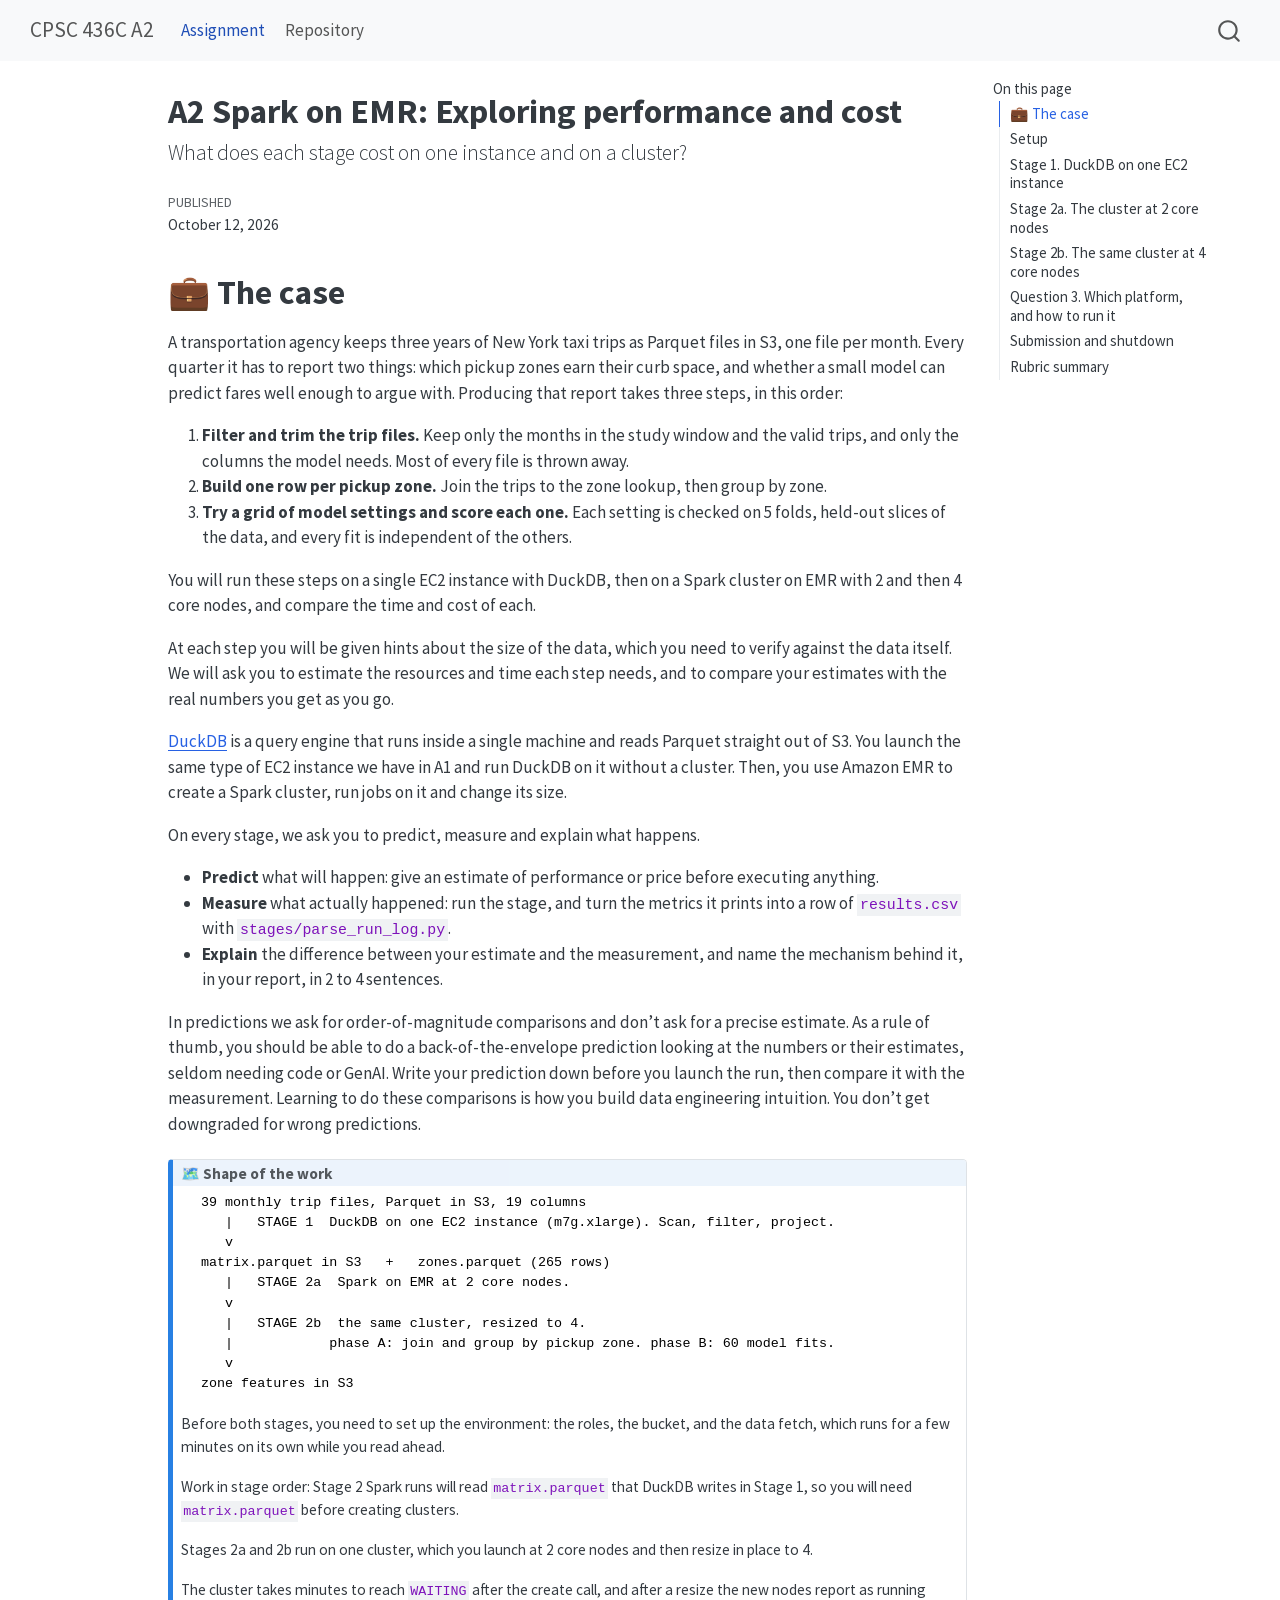
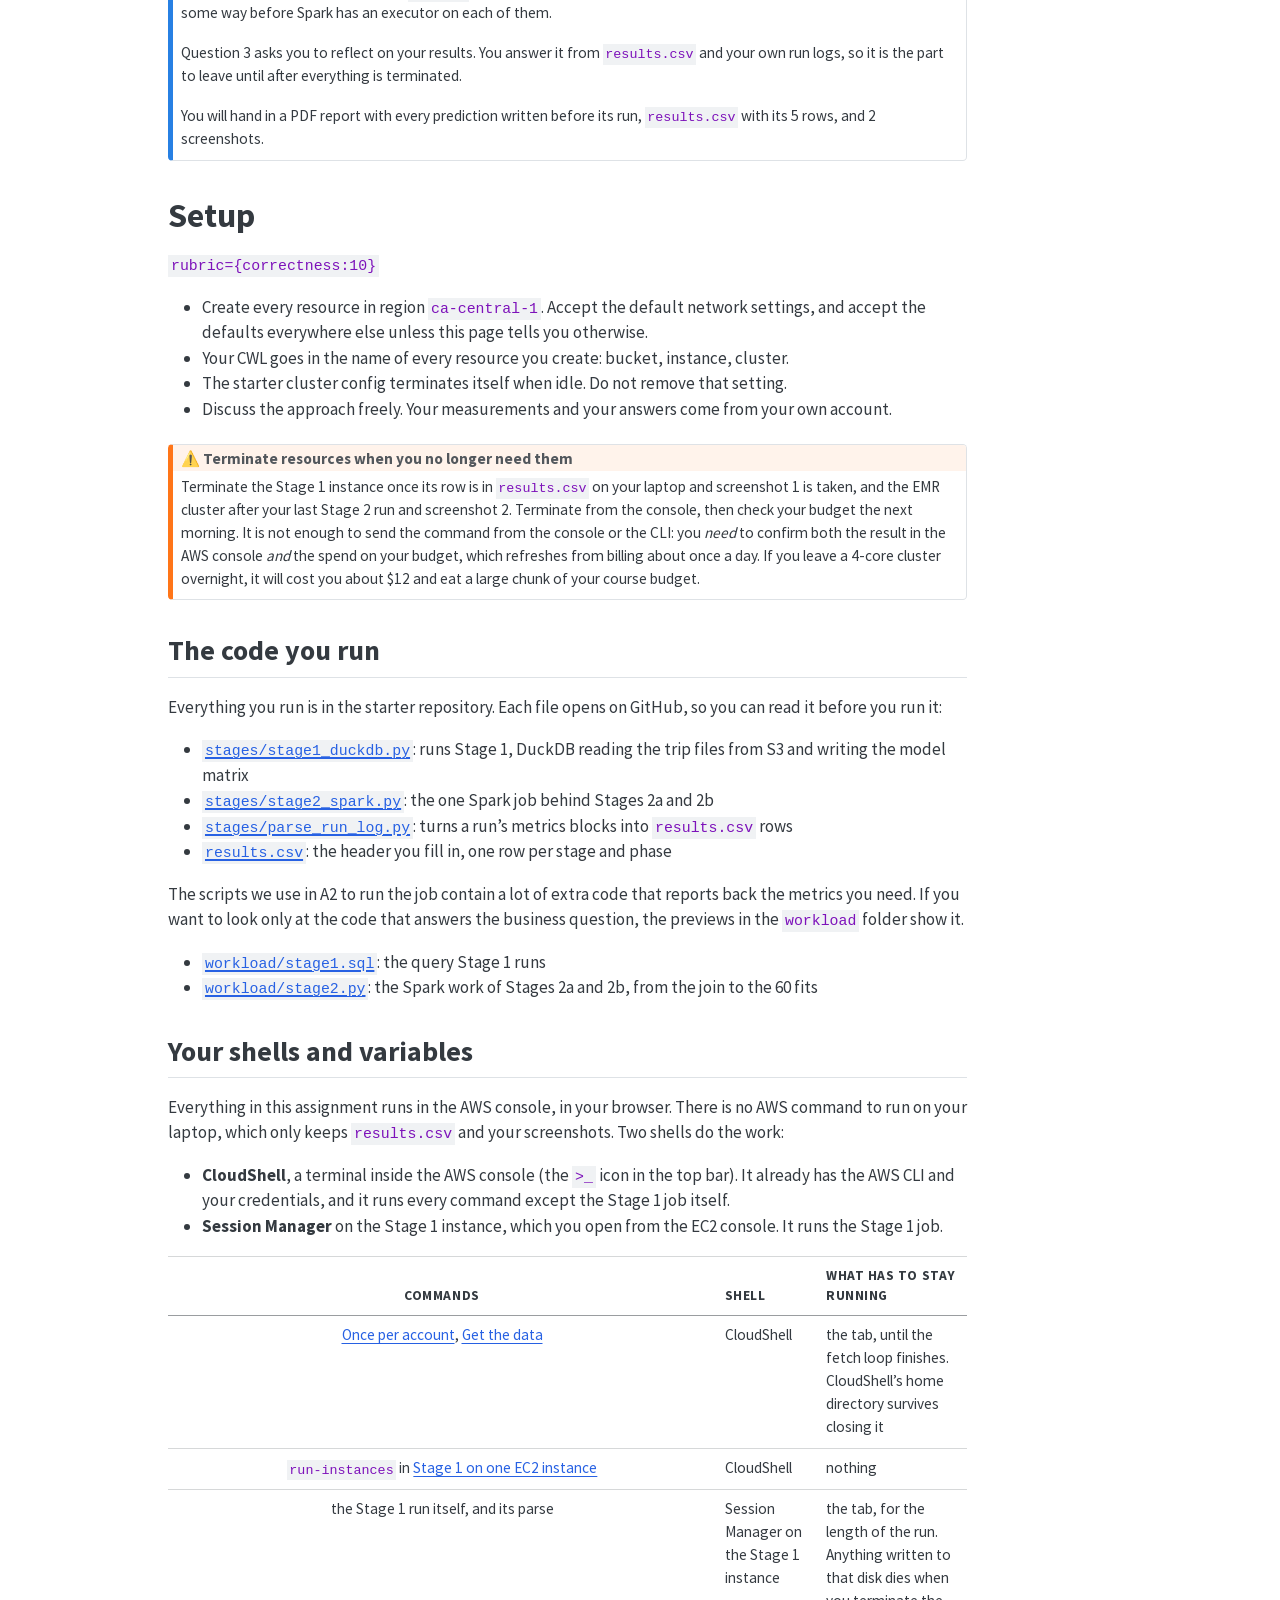
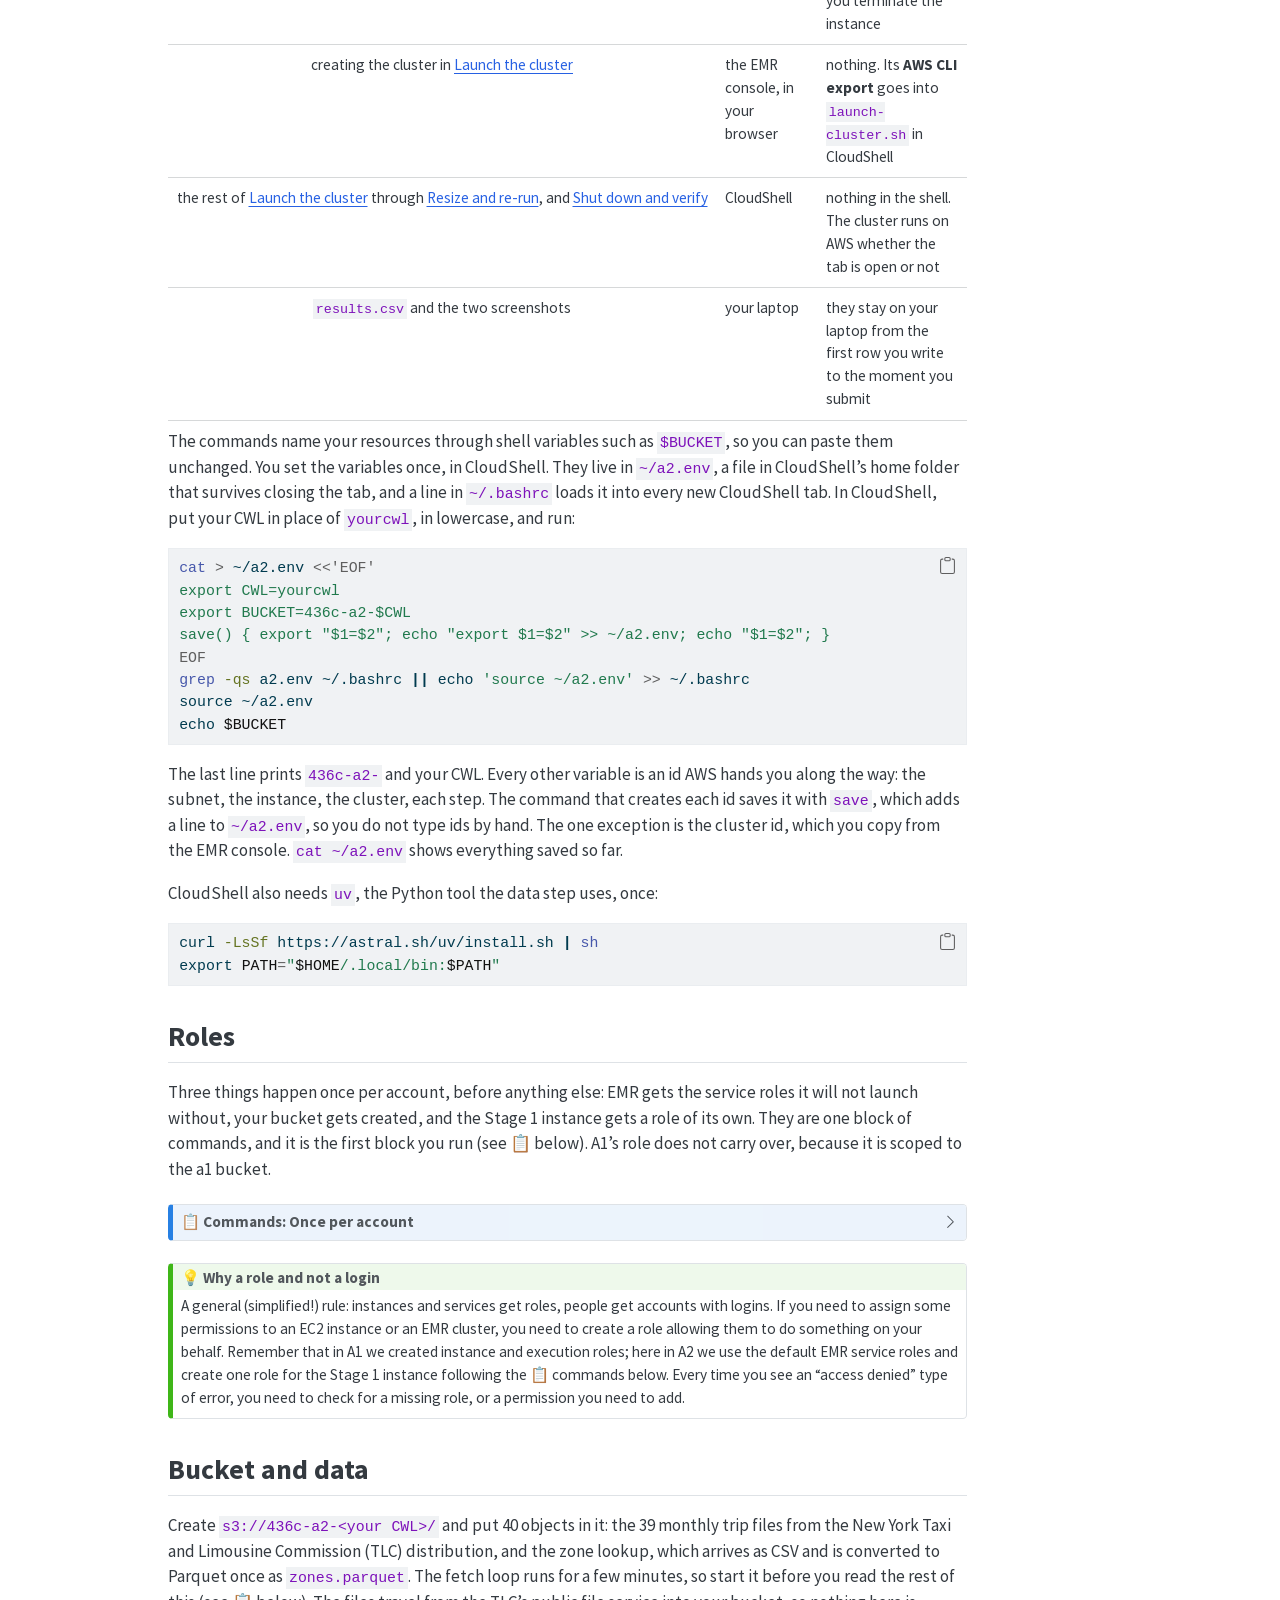
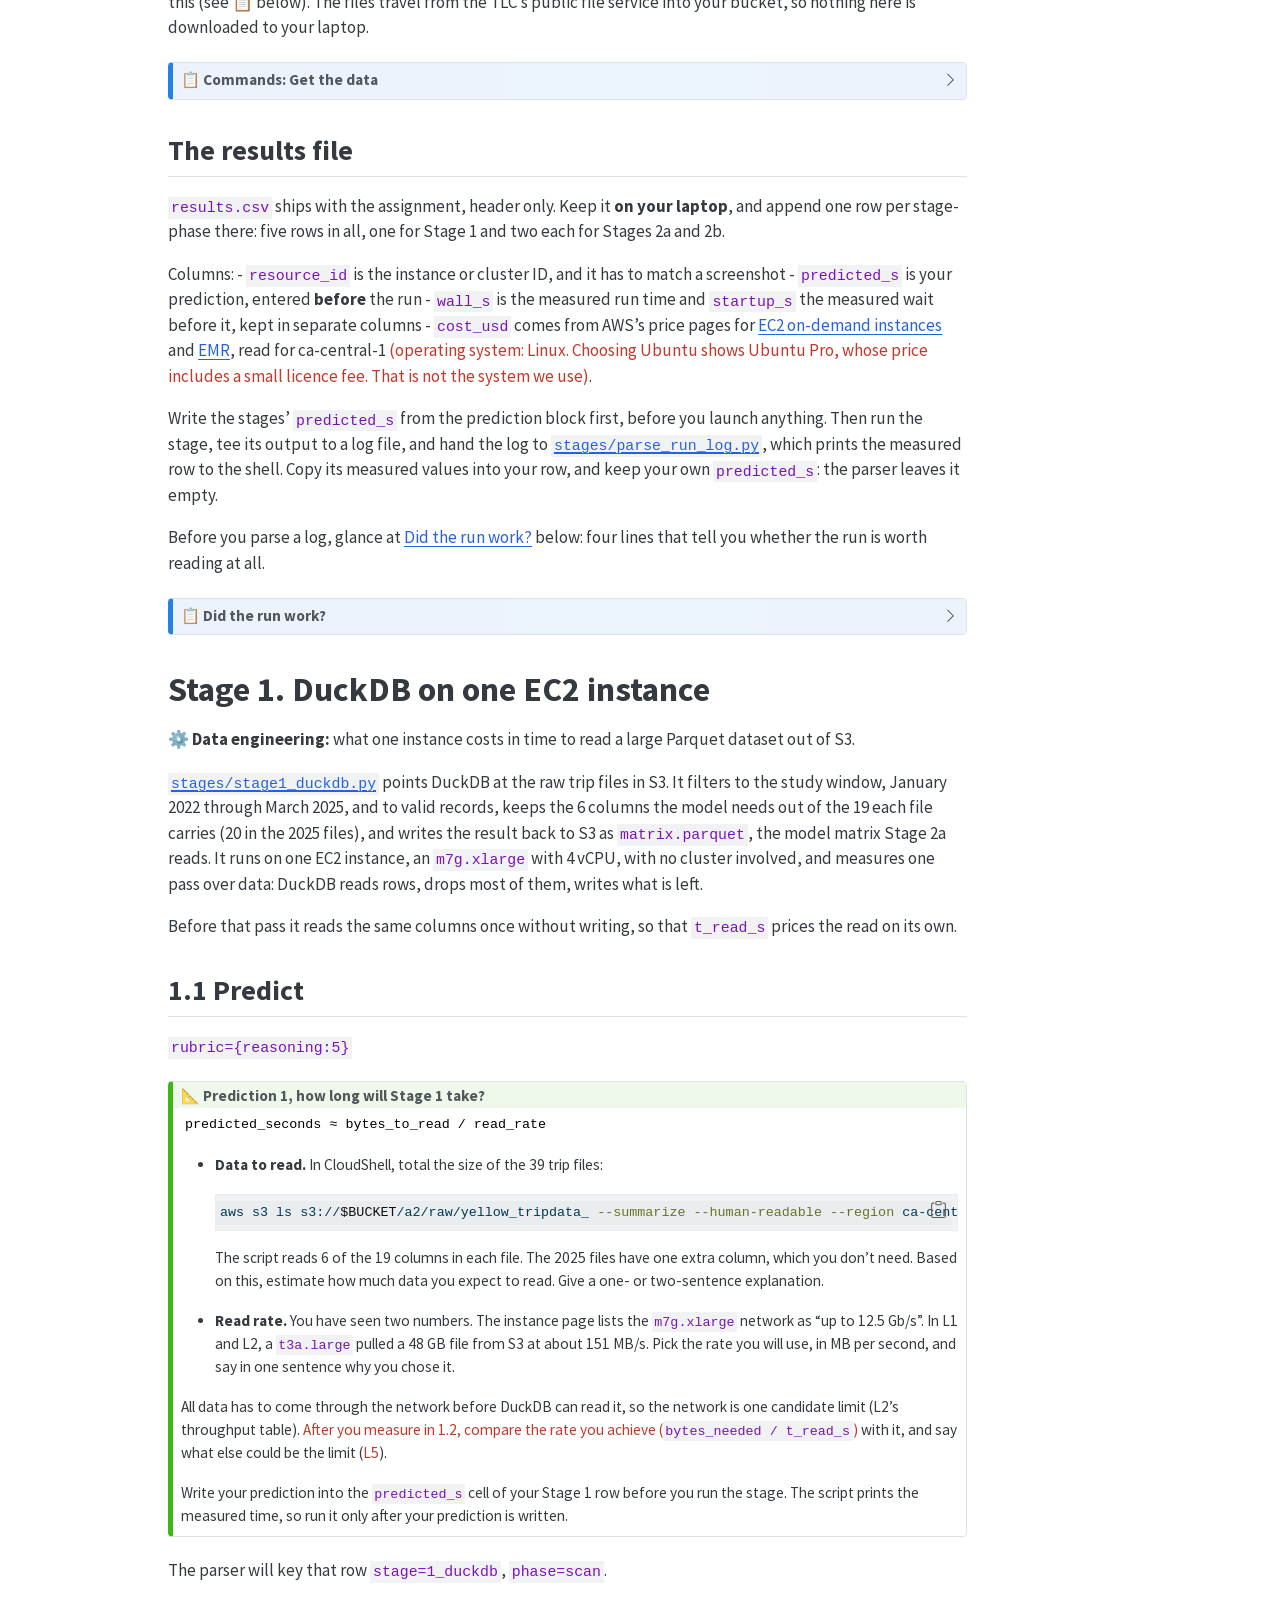
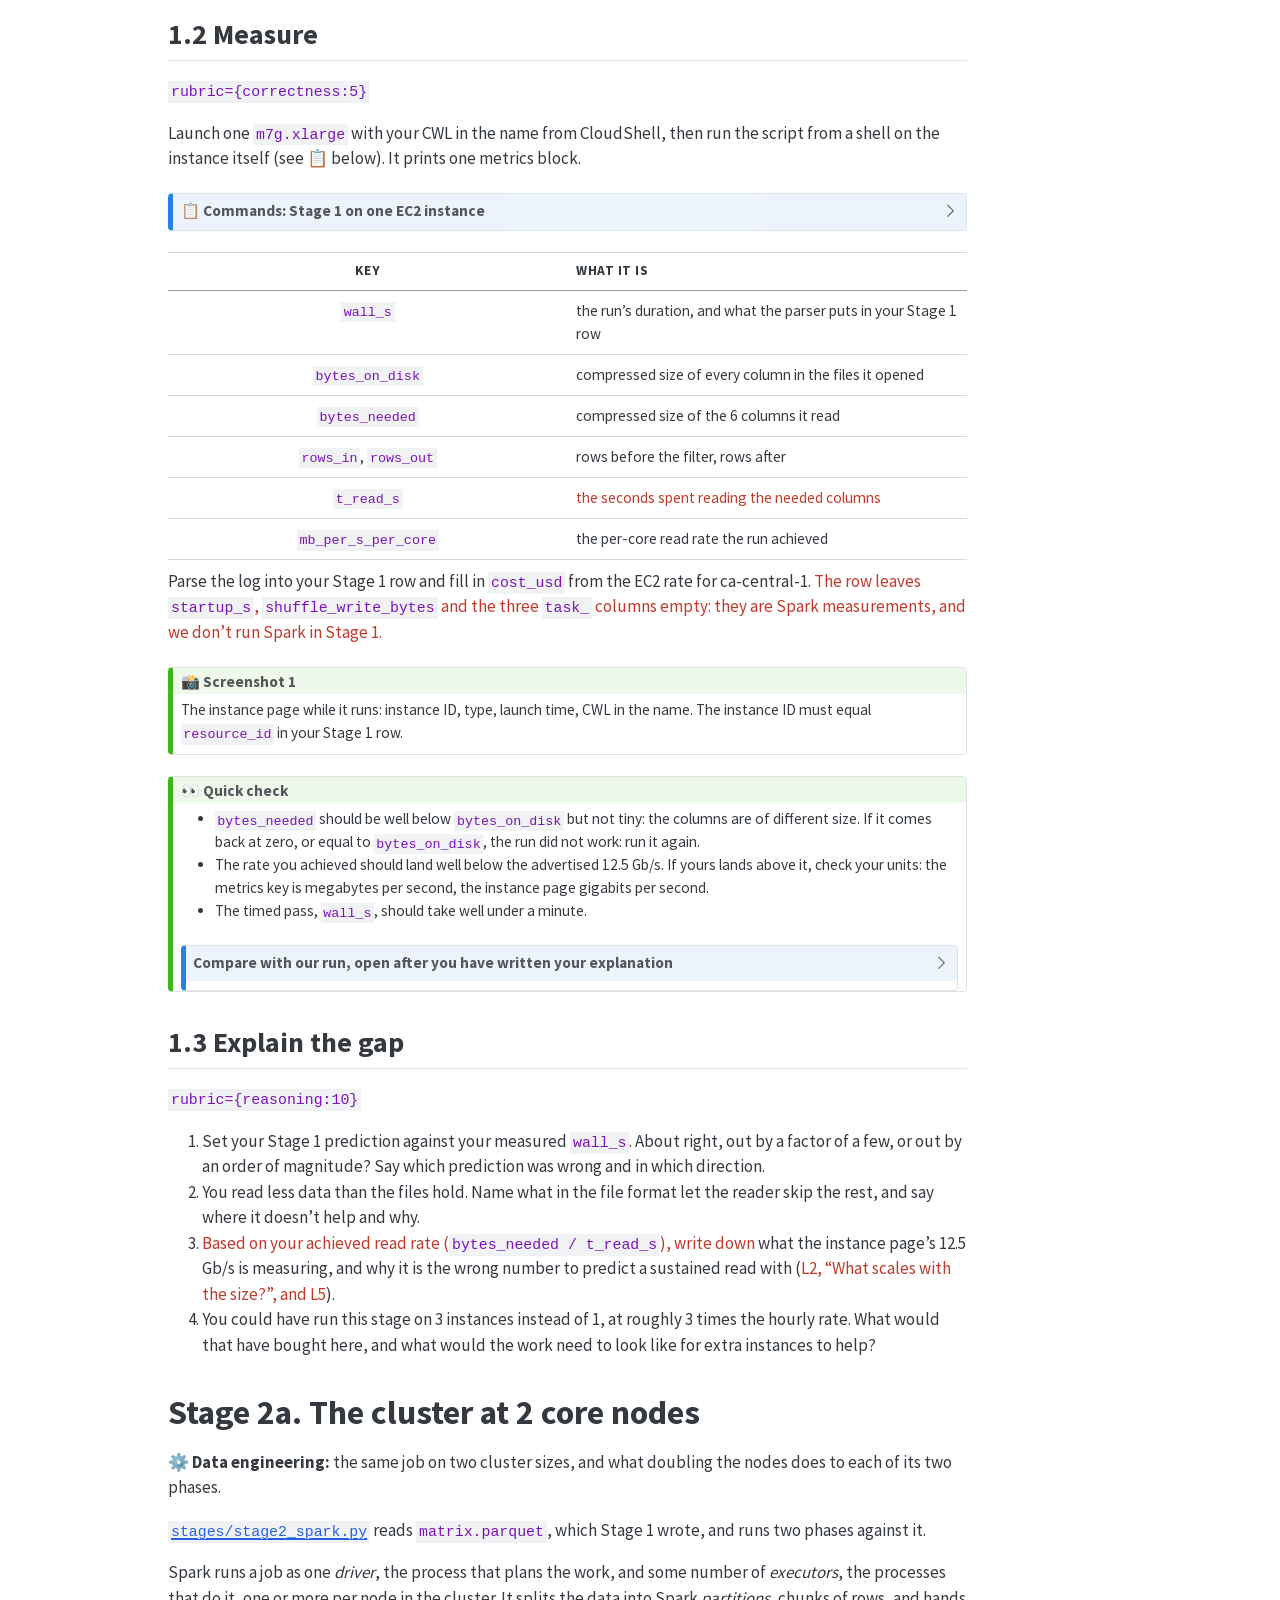
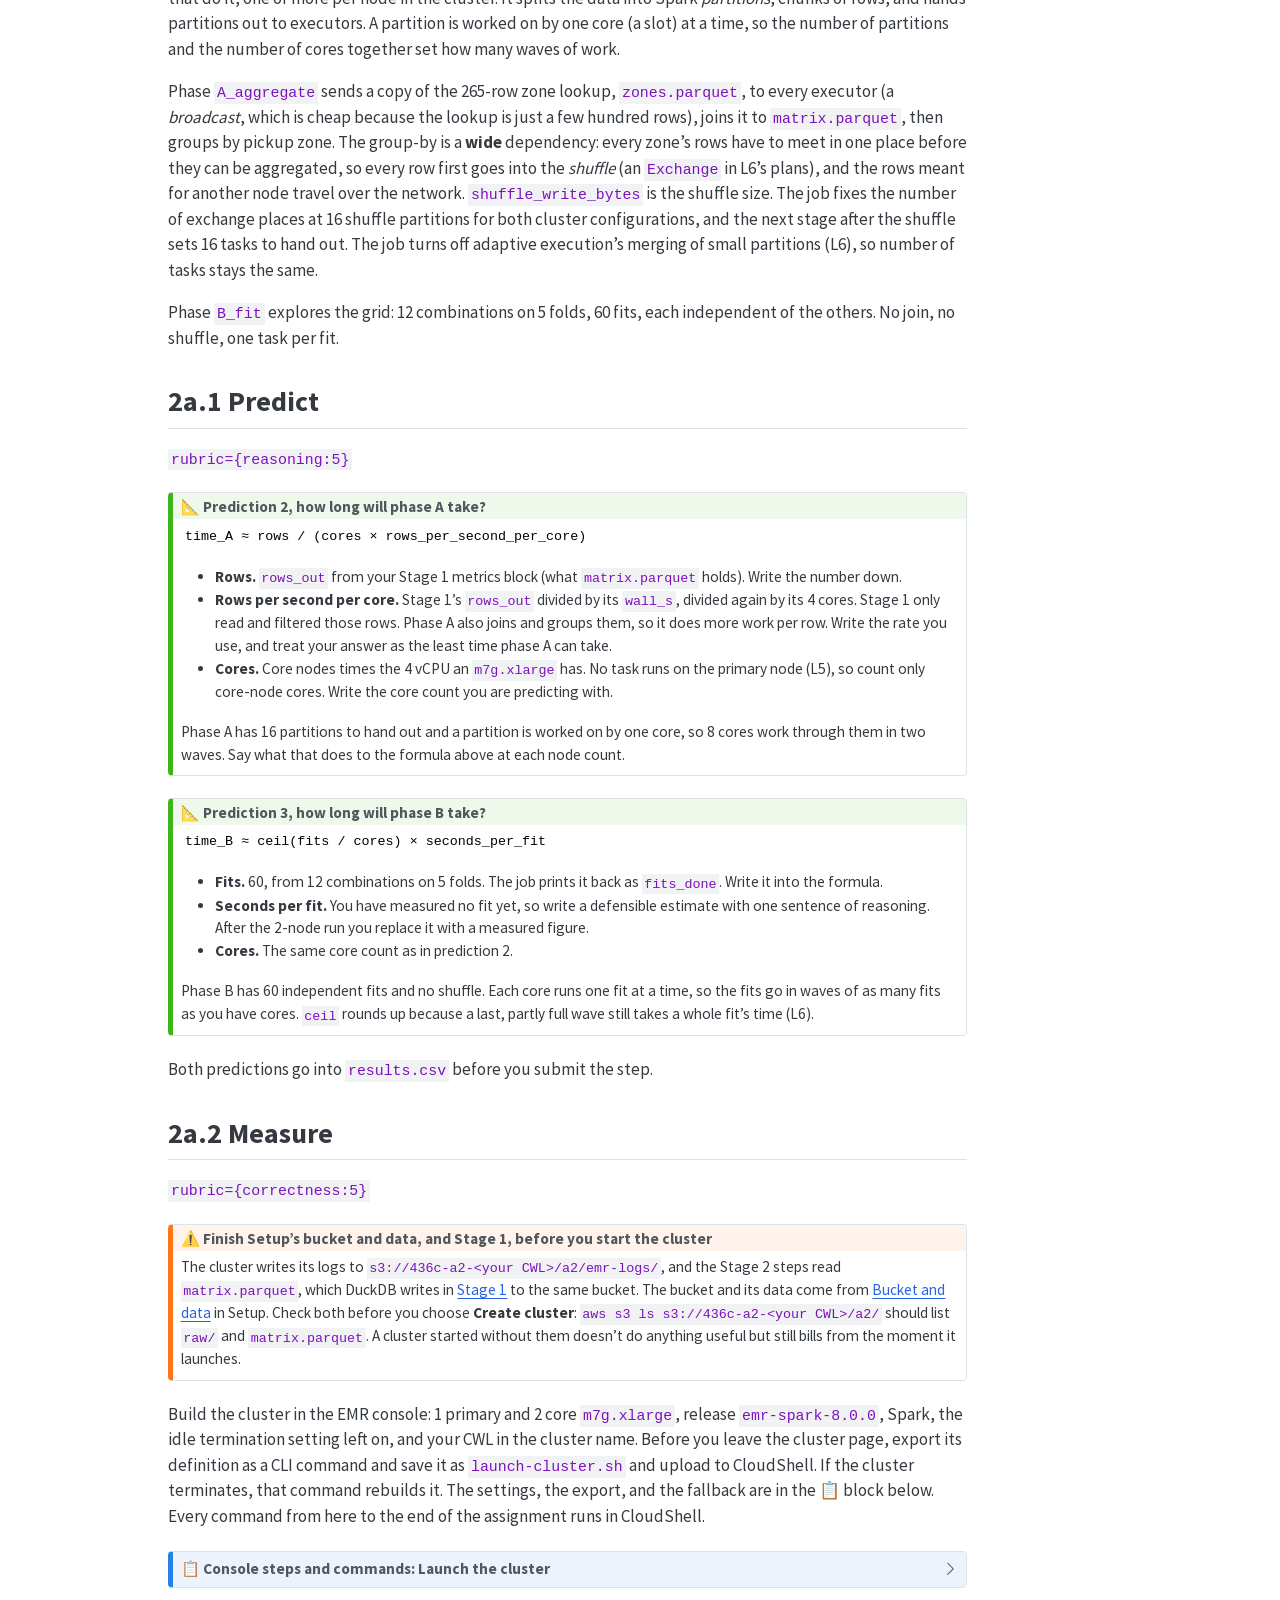
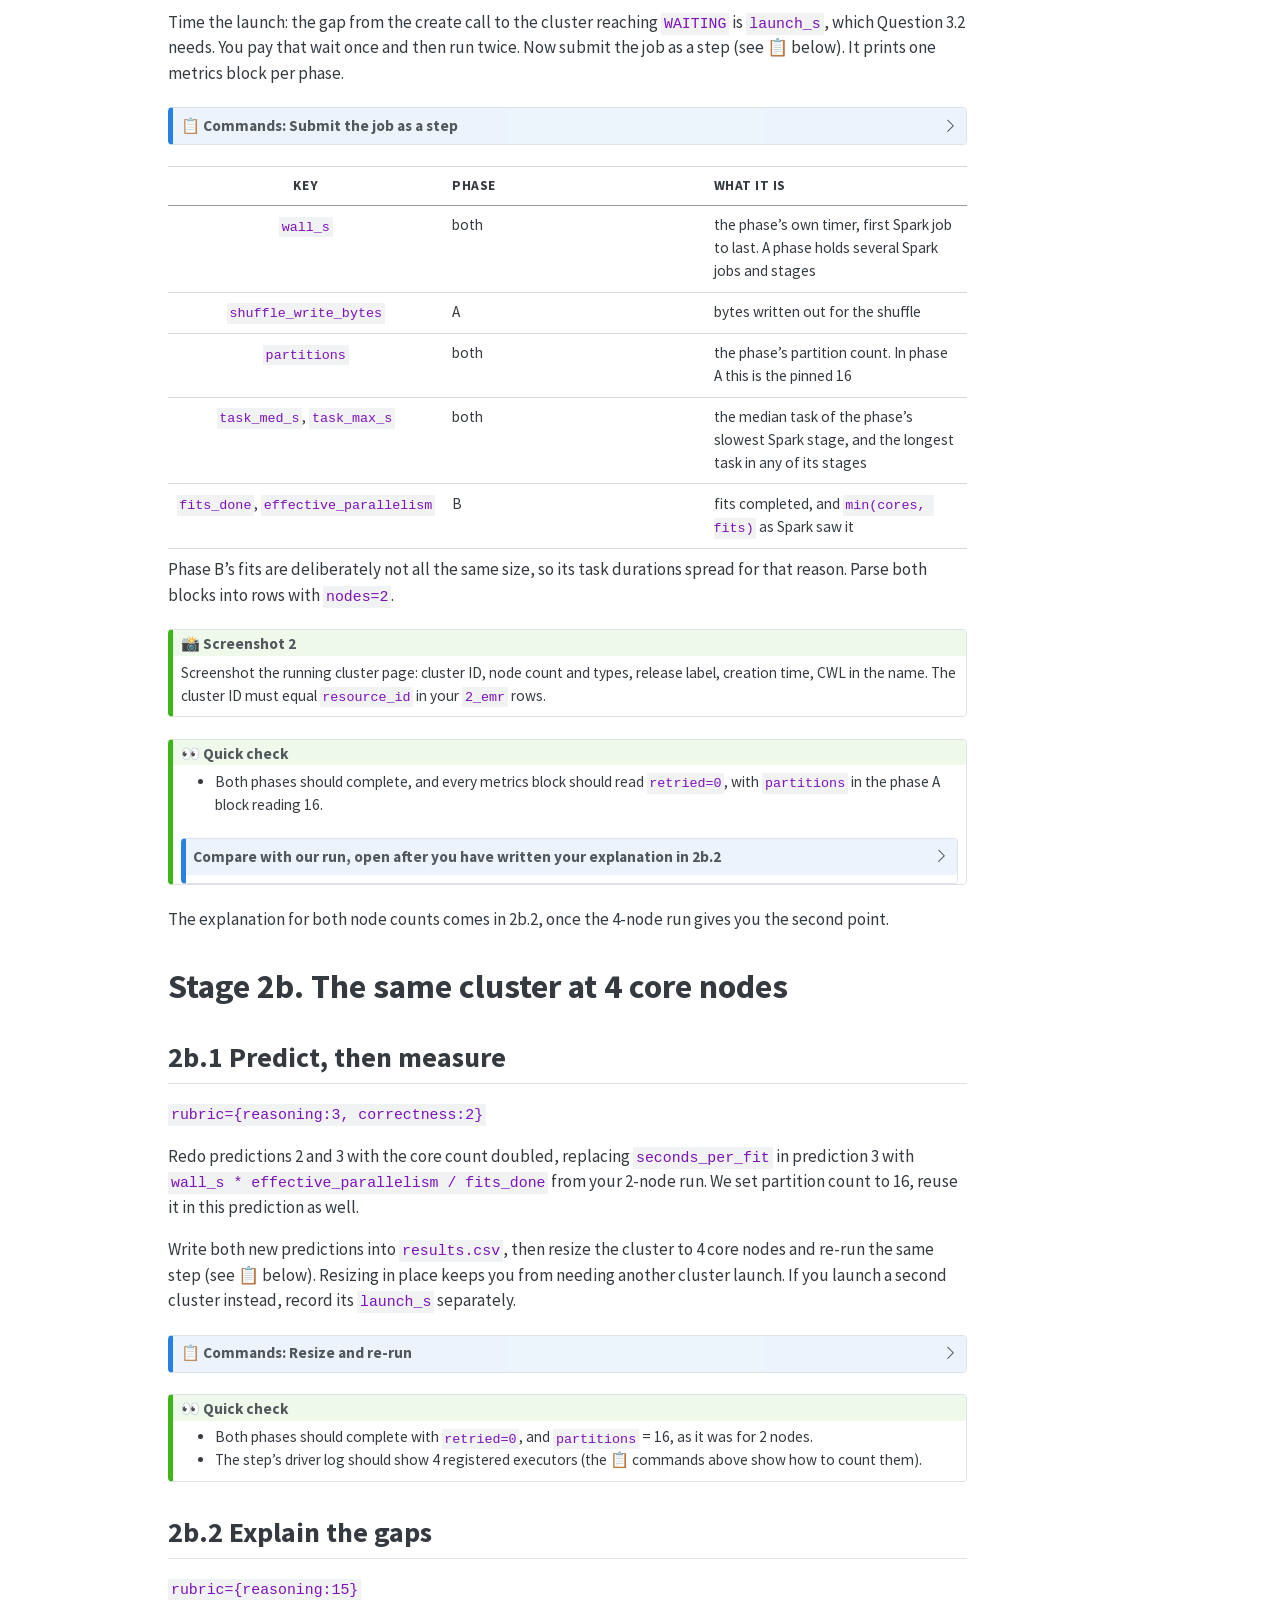
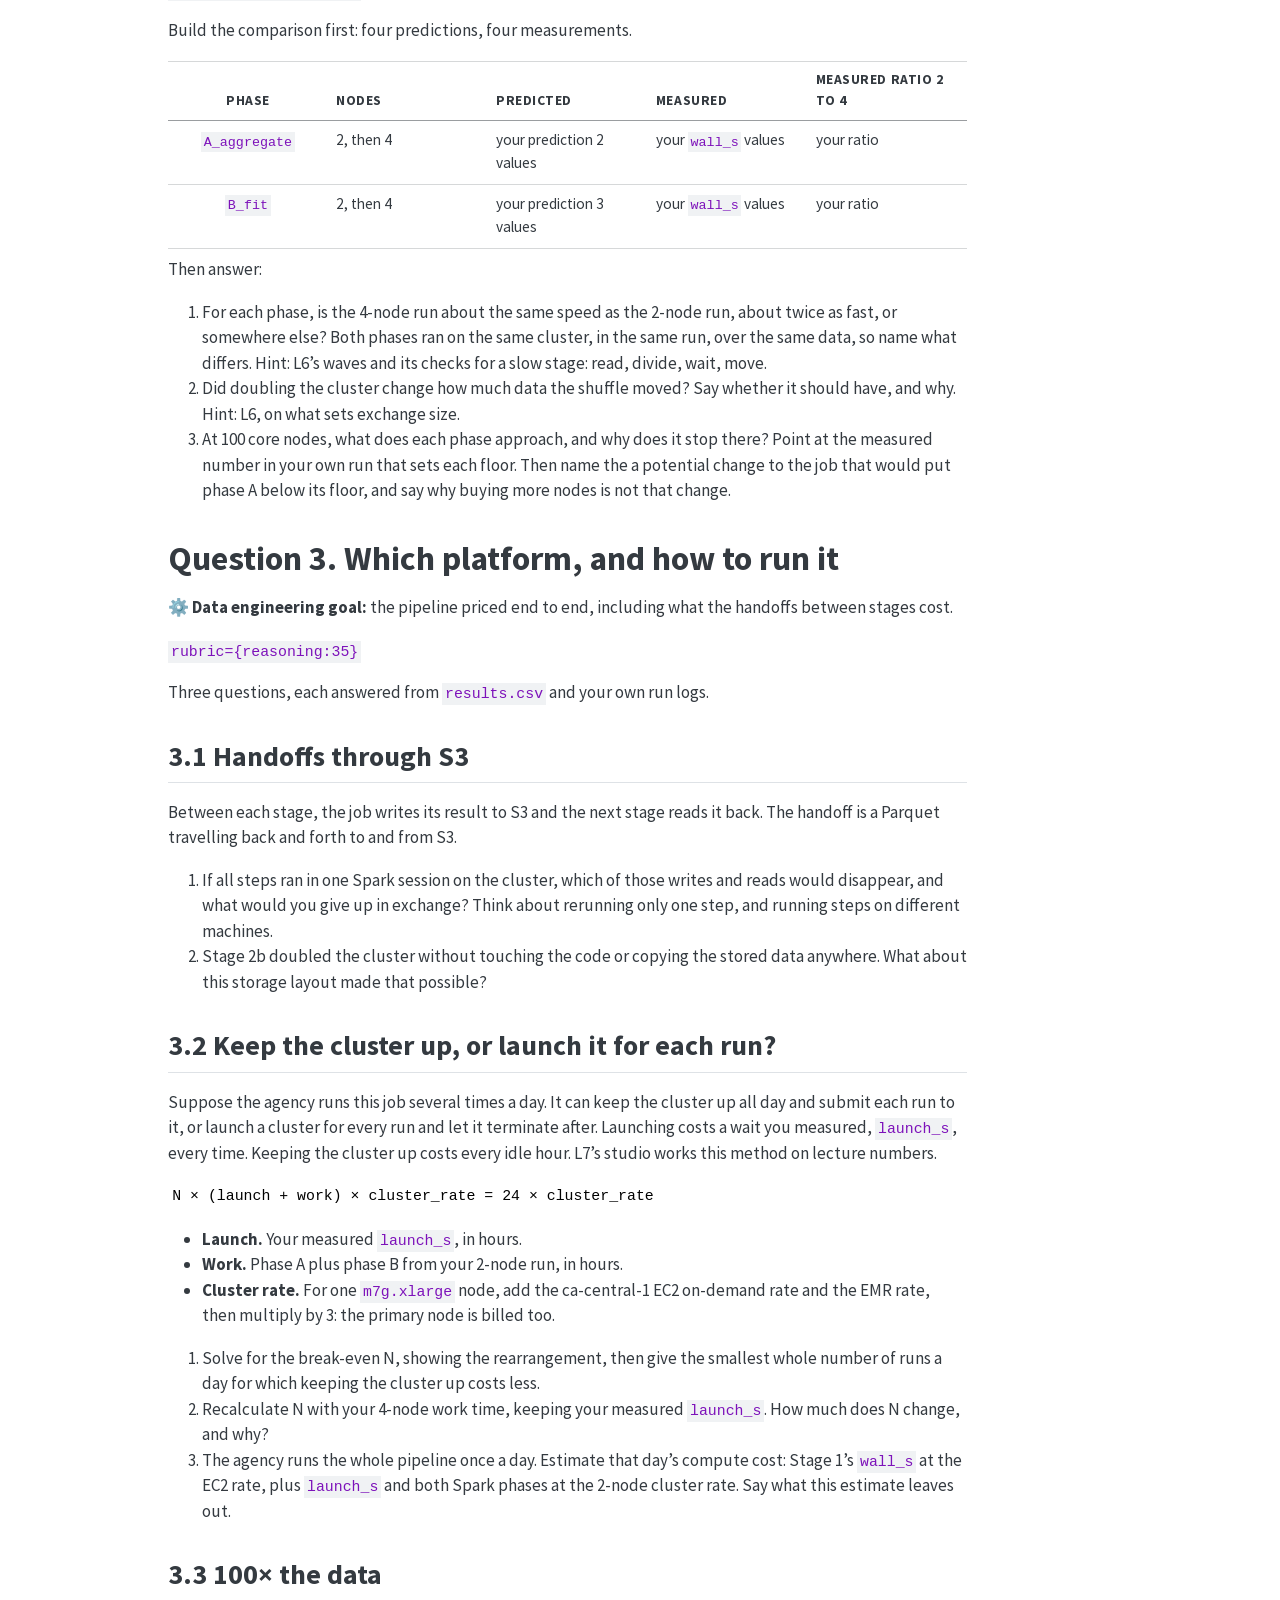
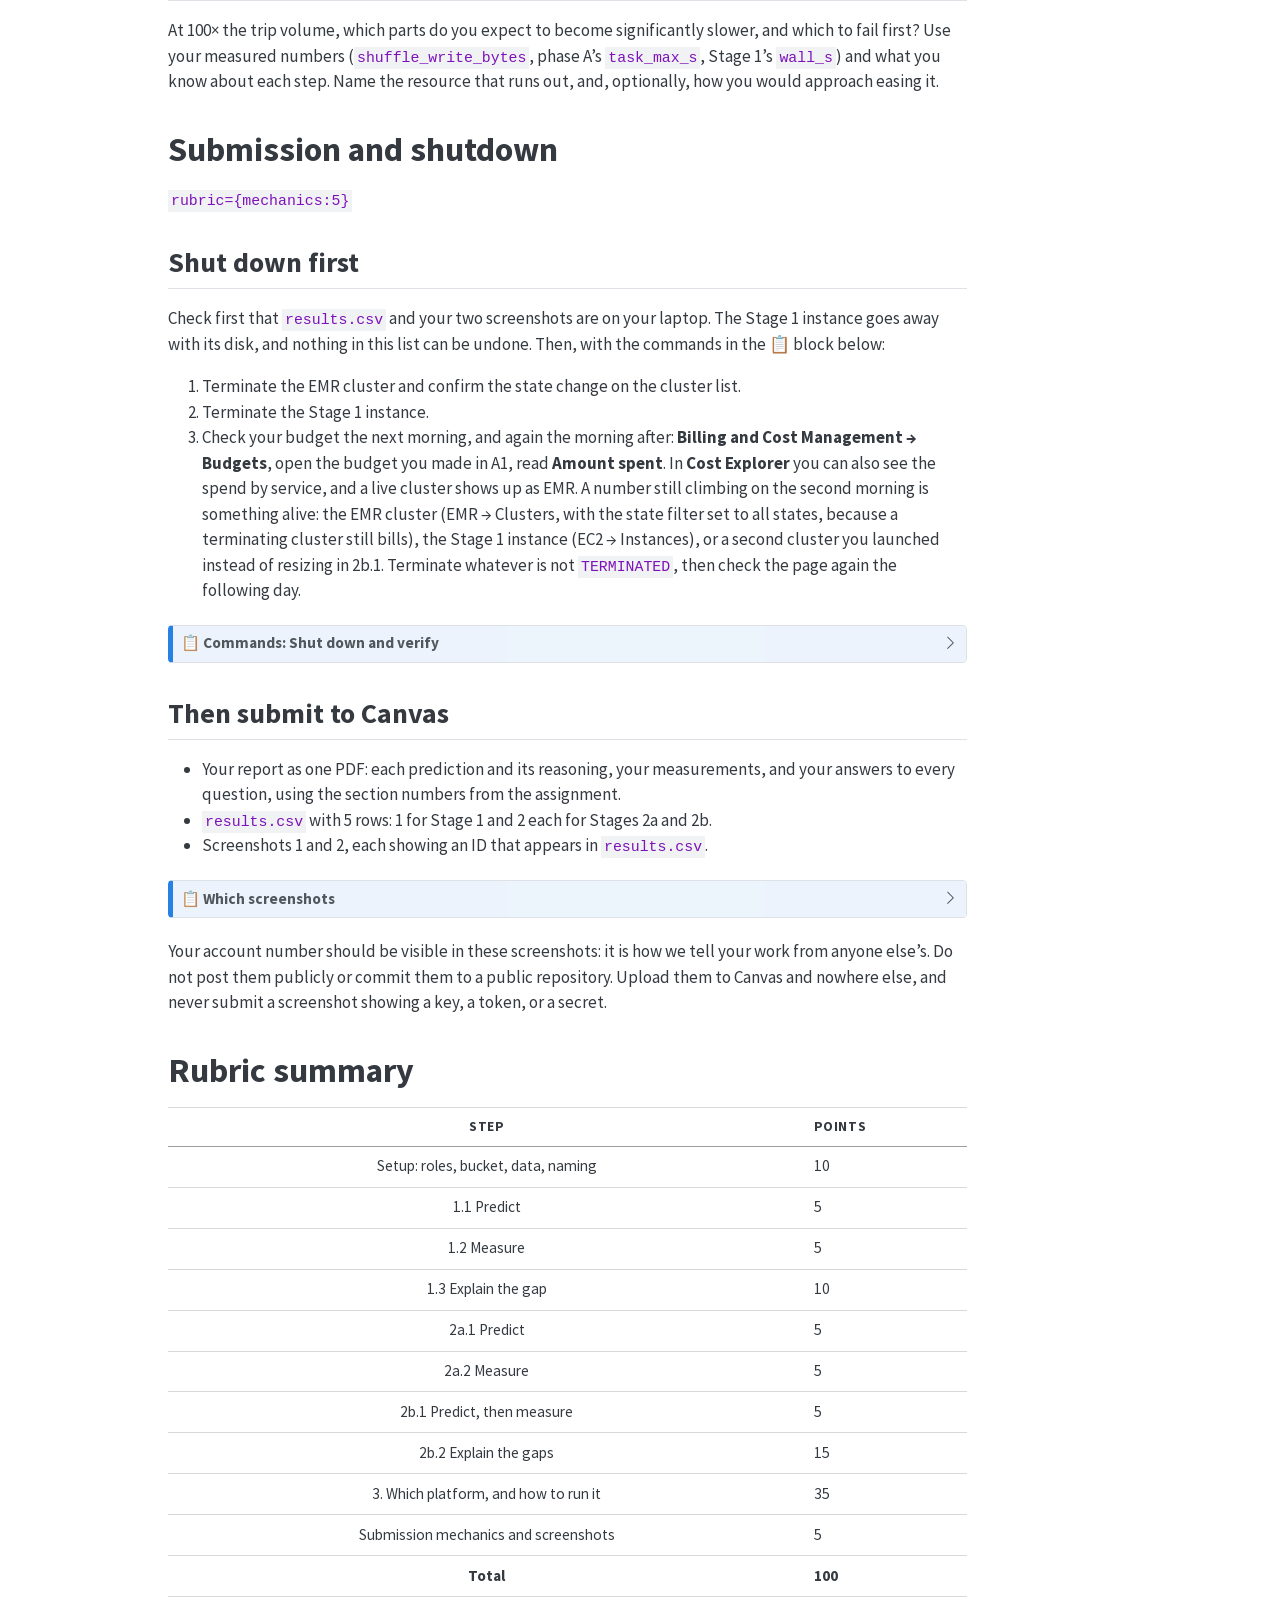
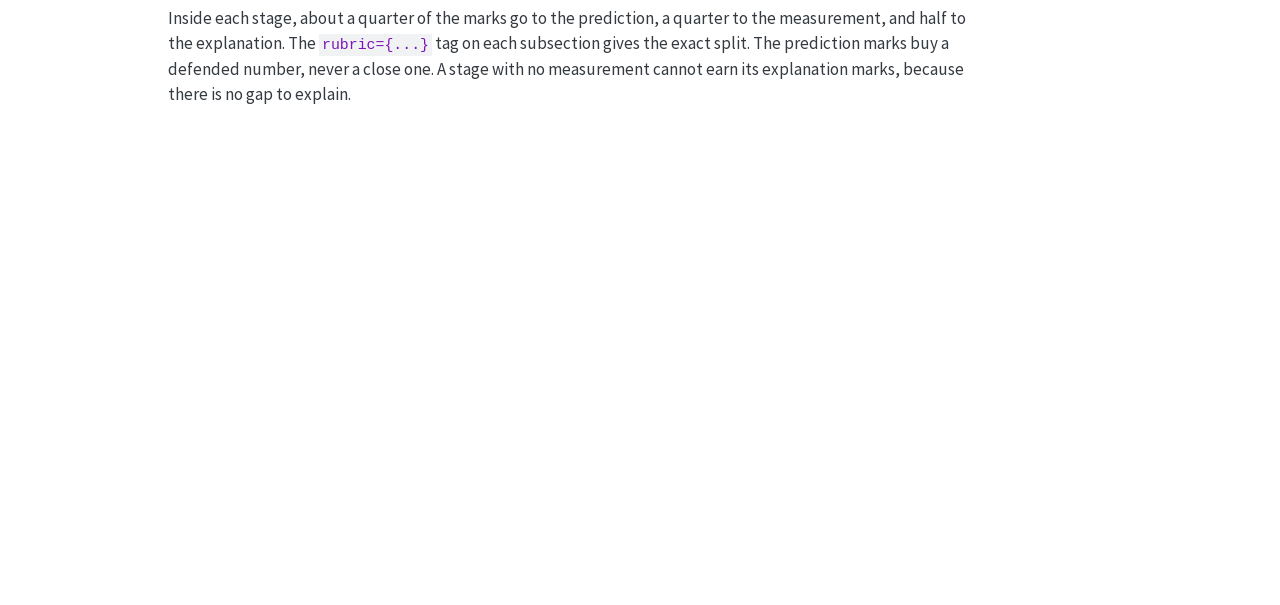
<file: docs/index.html>
<html xmlns="http://www.w3.org/1999/xhtml">    
  <head>      
    <title>Redirect to a2.html</title>      
    <meta http-equiv="refresh" content="0;URL='a2.html'" />    
  </head>    
  <body> 
  </body>  
</html>
</file>
